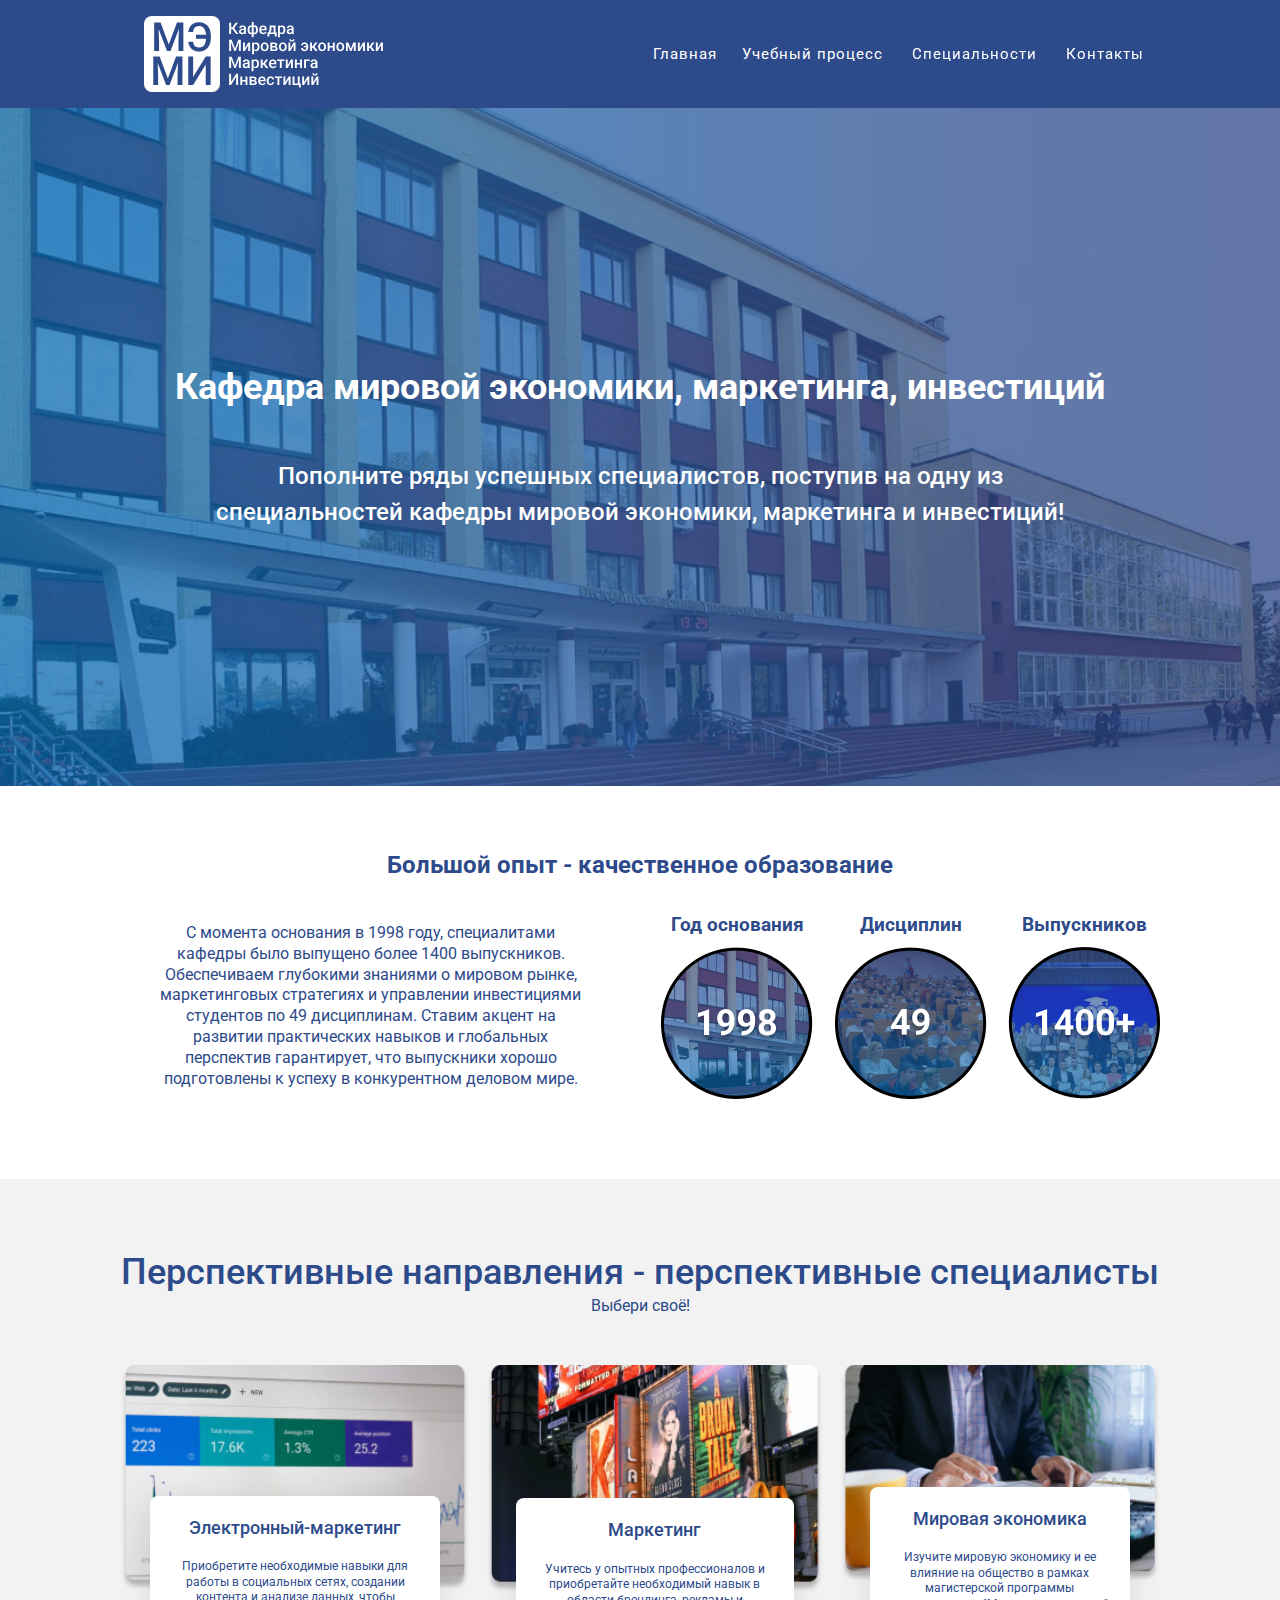
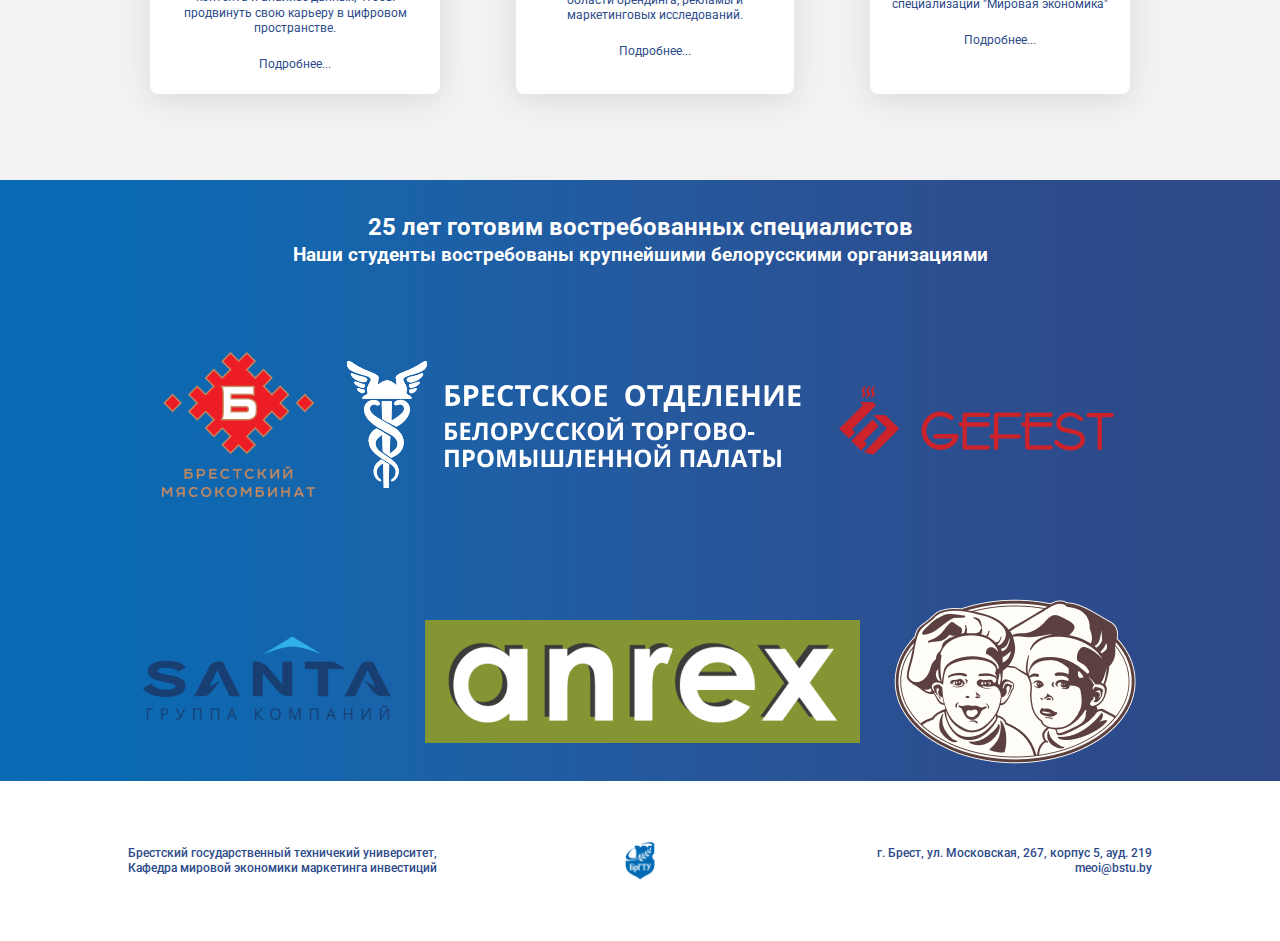
<file: index.html>
<!DOCTYPE html>
<html lang="en">

<head>
    <meta charset="UTF-8">
    <meta name="viewport" content="width=device-width, initial-scale=1.0">
    <meta http-equiv="X-UA-Compatible" content="ie=edge">
    <!-- Google tag (gtag.js) -->
    <script async src="https://www.googletagmanager.com/gtag/js?id=G-3HZJSCQR5P"></script>
    <script>
        window.dataLayer = window.dataLayer || [];
        function gtag(){dataLayer.push(arguments);}
        gtag('js', new Date());

        gtag('config', 'G-3HZJSCQR5P');
    </script>
    <link rel="stylesheet" href="css/style.css">
    <link rel="icon" href="img/icon.svg">
    <title>Кафедра мировой экономики, маркетинга, инвестиций | БрГТУ</title>
</head>

<body>
    <header>
        <div class="container">
            <input type="checkbox" name="" id="check">
            
            <div class="logo-container">
                <!--<h3 class="logo">Brand<span>Name</span></h3>-->
                <a href="#">
                    <img src="img/logo.svg" alt="Кафедра МЭМИ БрГТУ">
                </a>
            </div>

            <div class="nav-btn">
                <div class="nav-links">
                    <ul>
                        <li class="nav-link" style="--i: .6s">
                            <a href="#">Главная</a>
                        </li>
                        <li class="nav-link" style="--i: .85s">
                            <a href="#">Учебный процесс<i class="fas fa-caret-down"></i></a>
                            <div class="dropdown">
                                <ul>
                                    <li class="dropdown-link">
                                        <a href="schedule.html">Расписание преподавателей</a>
                                    </li>
                                    <li class="dropdown-link">
                                        <a href="https://rep.bstu.by/handle/data/155">Методические пособия</a>
                                    </li>
                                    <li class="dropdown-link">
                                        <a href="sci_act.html">Студенческое научное общество<!--<i class="fas fa-caret-down"></i>--></a>
                                    </li>
                                    <div class="arrow"></div>
                                </ul>
                            </div>
                        </li>
                        <li class="nav-link" style="--i: 1.1s">
                            <a href="#">Специальности<i class="fas fa-caret-down"></i></a>
                            <div class="dropdown">
                                <ul>
                                    <li class="dropdown-link">
                                        <a href="marketing.html">Маркетинг</a>
                                    </li>
                                    <li class="dropdown-link">
                                        <a href="e-marketing.html">Электронный маркетинг</a>
                                    </li>
                                    <li class="dropdown-link">
                                        <a href="#">Мировая экономика<!--<i class="fas fa-caret-down"></i>--></a>
                                    </li>
                                    <div class="arrow"></div>
                                </ul>
                            </div>
                        </li>
                        <li class="nav-link" style="--i: 1.1s">
                            <a href="#">Контакты<i class="fas fa-caret-down"></i></a>
                            <div class="dropdown">
                                <ul>
                                    <li class="dropdown-link contact">
                                        <a class="contact">
                                            Адрес: г. Брест,<br> ул. Московская, 267 корпус 5, ауд. 219<br>
                                            E-mail: meoi@bstu.by<br>
                                            Телефон: +375296271168
                                        </a>
                                    </li>
                                    <div class="arrow"></div>
                                </ul>
                            </div>
                        </li>
                    </ul>
                </div>
            </div>

            <div class="hamburger-menu-container">
                <div class="hamburger-menu">
                    <div></div>
                </div>
            </div>
        </div>
    </header>
    <main>
            <!-- Тут размещать контент страницы  -->
        <section class="header-wrap">
            <div class="header-wrap-color">
                <div class="wrap container">
                    <div class="header-content ">
                        <h1>Кафедра мировой экономики, маркетинга, инвестиций</h1>
                        <h2>Пополните ряды успешных специалистов, поступив на одну из специальностей
                            кафедры мировой экономики, маркетинга и инвестиций!</h2>
                    </div>
                </div>
            </div>
        </section>
        <section class="facts-wrap container">
            <div class="facts-block container">
                <h2>Большой опыт - качественное образование</h2>
                <div class="fact-container">
                    <p>С момента основания в 1998 году, специалитами кафедры было выпущено более 1400 выпускников.
                        Обеспечиваем глубокими знаниями о мировом рынке, маркетинговых стратегиях
                        и управлении инвестициями студентов по 49 дисциплинам. Ставим акцент на развитии
                        практических навыков и глобальных перспектив гарантирует, что выпускники хорошо
                        подготовлены к успеху в конкурентном деловом мире.</p>
                    <div class="facts-img">
                        <div class="fact">
                            <h3>Год основания</h3>
                            <img src="img/fact-1.png">
                        </div>
                        <div class="fact">
                            <h3>Дисциплин</h3>
                            <img src="img/fact-2.png">
                        </div>
                        <div class="fact">
                            <h3>Выпускников</h3>
                            <img src="img/fact-3.png">
                        </div>
                    </div>
                </div>
            </div>
        </section>
        <section class="specs-wrap">
            <h2>Перспективные направления - перспективные специалисты</h2>
            <h3>Выбери своё!</h3>
            <div class="specs-block container">
                <article class="specs-item">
                    <img src="img/digital-marketing.png" alt="Электронный маркетинг">
                    <div class="specs-item-text">
                        <h4>Электронный-маркетинг</h4>
                        <p>Приобретите необходимые навыки для работы в социальных сетях,
                            создании контента и анализе данных,
                            чтобы продвинуть свою карьеру в цифровом пространстве.</p>
                        <p><a href="e-marketing.html">Подробнее...</a></p>
                    </div>
                </article>

                <article class="specs-item">
                    <img src="img/marketing.png" alt="Маркетинг">
                    <div class="specs-item-text">
                        <h4>Маркетинг</h4>
                        <p>Учитесь у опытных профессионалов и приобретайте необходимый навык
                            в области брендинга, рекламы и маркетинговых исследований.</p>
                        <p><a href="marketing.html">Подробнее...</a></p>
                    </div>
                </article>

                <article class="specs-item">
                    <img src="img/WE.png" alt="Мировая экономика">
                    <div class="specs-item-text">
                        <h4>Мировая экономика</h4>
                        <p>Изучите мировую экономику и ее влияние на общество в рамках магистерской программы
                            специализации "Мировая экономика" </p>
                        <p><a href="#">Подробнее...</a></p>
                    </div>
                </article>
            </div>
        </section>
        <section class="employers-wrap">
            <h2>25 лет готовим востребованных специалистов</h2>
            <h3>Наши студенты востребованы крупнейшими белорусскими организациями</h3>
            <div class="employers-logos-wrap">
                <img src="img/Brest%20Meat.png" alt="">
                <!-- <img src="img/PinskDrev.png" alt=""> -->
                <!--  <img src="img/BelAlko.png" alt=""> -->
                <img src="img/beltpp.svg" alt="">
                <img src="img/Gefest.png" alt="">
                <img src="img/Santa.png" alt="">
                <img src="img/Anrex.png" alt="">
                <img src="img/BB.png" alt="">
            </div>
        </section>
    </main>
    <footer class="footer-wrap">
        <div class="footer  container">
            <p class="naming">
                Брестский гоcударственный техничекий университет,<br>
                Кафедра мировой экономики маркетинга инвестиций
            </p>
            <a href="https://www.bstu.by"><img src="img/BrSTU-Logo.png" alt=""></a>
            <p class="adress">
                г. Брест, ул. Московская, 267, корпус 5, ауд. 219<br>
                meoi@bstu.by
            </p>
        </div>
    </footer>
</body>
</html>
</file>
<file: css/style.css>
@import url('https://fonts.googleapis.com/css2?family=Roboto:ital,wght@0,300;0,400;0,500;0,700;0,900;1,400;1,500&display=swap');

*{
    padding: 0;
    margin: 0;
    box-sizing: border-box;
}



/*
Начало
*/

div{
    display: flex;
}

body{
    font-family: 'Roboto', sans-serif;
    overflow: scroll;
}

ul{
    list-style: none;
}

a{
    text-decoration: none;
}

header{
    position: sticky;
    top: 0px;
    background-color: #2D4A8A;
    width: 100%;
    z-index: 1000;
}





/*Начало вставки стилей страницы по умолчани.*/

/* Убираем внутренние отступы */
ul[class],
ol[class] {
    padding: 0;
}

/* Убираем внешние отступы */
body,
h1,
h2,
h3,
h4,
p,
ul[class],
ol[class],
li,
figure,
figcaption,
blockquote,
dl,
dd {
    margin: 0;
    padding: 0;
}

/* Выставляем основные настройки по-умолчанию для body */
body {
    font-family: Roboto, sans-serif;
    min-height: 100vh;
    scroll-behavior: smooth;
    text-rendering: optimizeSpeed;
    line-height: 1.3;
}

/* Удаляем стандартную стилизацию для всех ul и il, у которых есть атрибут class*/
ul[class],
ol[class] {
    list-style: none;
}

/* Упрощаем работу с изображениями */
img {
    max-width: 100%;
    display: block;
}

/* Наследуем шрифты для инпутов и кнопок */
input,
button,
textarea,
select {
    font: inherit;
}

a{
    color: #2D4A8A;
    text-decoration: none;
}


/*Конец вставки стилей страницы по умолчанию 2*/

.container{
    max-width: 65rem;
    padding:   1rem 0;
    margin: 0 auto;
    display: flex;
    position: relative;
}

.logo-container{
    padding-left: 1.5rem;
    flex: 1;
    display: flex;
    align-items: center;
}

.nav-btn{
    flex: 3;
    display: flex;
}

.nav-links{
    flex: 2;
    align-items: center;
    justify-content: right;
}

.nav-links > ul{
    display: flex;
    justify-content: center;
    align-items: center;
}

.nav-link{
    position: relative;
}

.nav-link > a{
    line-height: 3rem;
    color: #fff;
    padding: 0 .8rem;
    letter-spacing: 1px;
    font-size: .95rem;
    display: flex;
    align-items: center;
    justify-content: space-between;
    transition: .5s;
}

.nav-link > a > i{
    margin-left: .2rem;
}

.nav-link:hover > a{
    transform: scale(1.1);
}

.dropdown{
    position: absolute;
    top: 100%;
    left: 0;
    width: 10rem;
    transform: translateY(10px);
    opacity: 0;
    pointer-events: none;
    transition: .5s;
}

.dropdown ul{
    position: relative;
}

.dropdown-link > a{
    display: flex;
    background-color: #fff;/* тут поменять цвет фона выпадающего меню в случае если будет хуёво видно над контентом*/
    color: #3366CC;
    padding: .5rem 1rem;
    font-size: .9rem;
    align-items: center;
    justify-content: space-between;
    transition: .3s;
}

.dropdown-link:hover > a{
    background-color: #3366CC;/* цвет выпадающего мобильного меню при навлении*/
    color: #fff;
}

.dropdown-link:not(:nth-last-child(2)){
    border-bottom: 1px solid #efefef;
}

.dropdown-link i{
    transform: rotate(-90deg);
}

.arrow{
    position: absolute;
    width: 11px;
    height: 11px;
    top: -5.5px;
    left: 32px;
    background-color: #fff;
    transform: rotate(45deg);
    cursor: pointer;
    transition: .3s;
    z-index: -1;
}

.dropdown-link:first-child:hover ~ .arrow{
    background-color: #3498db;
}

.dropdown-link{
    position: relative;
}

.dropdown.second{
    top: 0;
    left: 100%;
    padding-left: .8rem;
    cursor: pointer;
    transform: translateX(10px);
}

.dropdown.second .arrow{
    top: 10px;
    left: -5.5px;
}

.nav-link:hover > .dropdown,
.dropdown-link:hover > .dropdown{
    transform: translate(0, 0);
    opacity: 1;
    pointer-events: auto;
}

.hamburger-menu-container{
    flex: 1;
    display: none;
    align-items: center;
    justify-content: flex-end;
}

.hamburger-menu{
    position: absolute;
    width: 2.5rem;
    height: 2.5rem;
    display: flex;
    align-items: center;
    justify-content: flex-end;
    right: 1.8rem;
}

.hamburger-menu div{
    width: 1.6rem;
    height: 3px;
    border-radius: 3px;
    background-color: #fff;
    position: relative;
    z-index: 1001;
    transition: .5s;
}

.hamburger-menu div:before,
.hamburger-menu div:after{
    content: '';
    position: absolute;
    width: inherit;
    height: inherit;
    background-color: #fff;
    border-radius: 3px;
    transition: .5s;
}

.hamburger-menu div:before{
    transform: translateY(-7px);
}

.hamburger-menu div:after{
    transform: translateY(7px);
}

#check{
    position: absolute;
    top: 50%;
    right: 1.5rem;
    transform: translateY(-50%);
    width: 2.5rem;
    height: 2.5rem;
    z-index: 90000;
    cursor: pointer;
    opacity: 0;
    display: none;
}

#check:checked ~ .hamburger-menu-container .hamburger-menu div{
    background-color: transparent;
}

#check:checked ~ .hamburger-menu-container .hamburger-menu div:before{
    transform: translateY(0) rotate(-45deg);
}

#check:checked ~ .hamburger-menu-container .hamburger-menu div:after{
    transform: translateY(0) rotate(45deg);
}

@keyframes animation{
    from{
        opacity: 0;
        transform: translateY(15px);
    }
    to{
        opacity: 1;
        transform: translateY(0px);
    }
}

/*section 1 start*/

.header-wrap{
    background: url("../img/Header-BG.png") top center no-repeat; /* берём по урл фон, позиционируем сверху в центре и чтобы не повторялся */
    background-size: cover; /* растягиваем на весь размер блока*/
}


.header-wrap-color{
    background: linear-gradient(90deg, rgba(7, 106, 179, 0.75) 0%, rgba(10, 105, 178, 0.75) 9.09%, rgba(16, 103, 175, 0.75) 18.18%, rgba(23, 100, 171, 0.75) 27.27%, rgba(29, 96, 166, 0.75) 36.36%, rgba(34, 91, 161, 0.75) 45.45%, rgba(38, 87, 155, 0.75) 54.55%, rgba(41, 83, 150, 0.75) 63.64%, rgba(43, 79, 145, 0.75) 72.73%, rgba(44, 76, 141, 0.75) 81.82%, rgba(45, 74, 138, 0.75) 90.91%, rgba(45, 73, 137, 0.75) 100%);
    /* сделали линейный градиент, берется сразу код из фигмы */
    padding: 15rem 0; /* внутренний отступ контента от края элемента */
}

.header-content{
    flex-direction: column;
    text-align: center;
    color: white;
}

.header-content h1{
    font-weight: 700;
    text-transform: initial;
    font-size: 2.25rem;
    margin-bottom: 47px;
}

.header-content h2{
    font-weight: 500;
    font-size: 1.5rem;
    /* margin-bottom: 60px;*/
    line-height: 1.5;
    padding: 0 4rem;
}

/*section end*/

/* fact section 2 start */
.facts-block{
    flex-direction: column;
}


.facts-block h2{
    text-align: center;
    color: #2D4A8A;
    margin: 2rem 0;
}

.content-wrapper {
    display: flex;
    flex-direction: row;
    justify-content: space-between;
    align-items: center;
}

.fact-container {
    color: #2D4A8A;
    display: flex;
    margin-bottom: 3rem;
    flex-direction: row;
}

.fact-container p{
    font-size: 1rem;
    color: #2D4A8A;
    display: flex;
    align-items: center;
    padding: 0 2rem;
    /*margin-bottom: 3rem;*/
}

.fact-container > * {
    width: 50%;
}

.facts-img {
    display: flex;
    justify-content: space-between;
    align-items: center;
    margin-left: 2.5rem;
}

.fact-container {
    display: flex;
    align-items: center;
    text-align: center;
}

.fact-container h3 {
    margin-bottom: 10px;
}

.fact{
    display: flex;
    flex-direction: column;
}

/* section 2 end*/

/* section 3 start*/

.specs-wrap{
    color: #2D4A8A;
    background: #F2F2F2;
    padding: 70px 0;
}

.specs-wrap h2{
    text-align: center;
    font-weight: 500;
    font-size: 2.25rem;
}

.specs-wrap h3{
    text-align: center;
    font-weight: normal;
    font-size: 1rem;
    margin-bottom: 2rem;
}

.specs-block{
    display: flex;
    justify-content: space-between;
    gap: 1rem;
}

.specs-item{
    max-width: 350px;
    text-align: center;
    display: flex;
    flex-direction: column;
}

.specs-item-text{
    background: white;
    box-shadow: 0px 5px 30px rgba(0,0,0,0.1);
    border-radius: 8px;
    padding: 20px 20px 1px 20px;
    margin: -95px 30px 0 30px; /* смещение блока с текстом на картинку 1м отрицательным аргументом */
    z-index: 1; /*приоритет слоя*/
    position: relative;/* позиционирование чтобы работал приоритет слоя*/
    flex-grow: 1;/*уравнивание блоков с текстом в одну высоту*/
    flex-direction: column;
}

.specs-item-text h4{
    font-weight: 500;
    margin-bottom: 20px;
    font-size: 1.125rem;
}

.specs-item-text p{
    margin-bottom: 20px;
    font-weight: 400;
    font-size: 12px;
}

/* section 3 end*/

/* section 4 start*/
.employers-wrap{
    background: linear-gradient(90deg, #076AB3 0%, #0A69B2 9.09%, #1067AF 18.18%, #1764AB 27.27%, #1D60A6 36.36%, #225BA1 45.45%, #26579B 54.55%, #295396 63.64%, #2B4F91 72.73%, #2C4C8D 81.82%, #2D4A8A 90.91%, #2D4989 100%);
    color: white;
    text-align: center;
}

.employers-wrap h2{
    padding-top: 2rem;
}

.employers-logos-wrap {
    display: flex;
    flex-wrap: wrap;
    justify-content: center;
    max-width: 1110px;
    margin: 0 auto;
}

.employers-logos-wrap img {
    max-width: 100%;
    height: auto;
    margin: 1rem;
    object-fit: contain;
}
/*section 4 end*/

/*footer start*/

.footer-wrap{
    min-height: 10rem;
}

.footer {
    color: #2D4A8A;
    font-weight: 500;
    font-size: 0.75rem;
    display: flex;
    align-items: center;
    min-height: 10rem;
    max-height: 300px;
    padding: 0 0.5rem;
}

.naming {
    flex-basis: 100%;
    margin: 0 auto;
    text-align: left;
}

.adress {
    flex-basis: 100%;
    text-align: right;
}

/*.contact{
    display: flex;
}
/*footer end*/

@media (max-width: 920px){

    div{
        display: block;
    }
    .container{
        max-width: 65rem;
        /*padding:   1rem 2rem;*/
        margin: 0 auto;
        display: flex;
        position: relative;
    }

    .hamburger-menu-container{
        display: flex;
    }

    #check{
        display: block;
    }

    .nav-btn{
        position: fixed;
        height: calc(100vh - 3rem);
        top: 5.5rem; /*этот параметр подогнать, когда в навбаре появится лого мэми*/
        left: 0;
        width: 100%;
        background-color: #3366CC;
        flex-direction: column;
        align-items: center;
        justify-content: space-between;
        overflow-x: hidden;
        overflow-y: auto;
        transform: translateX(100%);
        transition: .65s;
    }

    #check:checked ~ .nav-btn{
        transform: translateX(0);
    }

    #check:checked ~ .nav-btn .nav-link,
    #check:checked ~ .nav-btn /*.log-sign*/{
        animation: animation .5s ease forwards var(--i);
    }

    .nav-links{
        flex: initial;
        width: 100%;
    }

    .nav-links > ul{
        flex-direction: column;
    }

    .nav-link{
        width: 100%;
        opacity: 0;
        transform: translateY(15px);
    }

    .nav-link > a{
        line-height: 1;
        padding: 1.6rem 2rem;
    }

    .nav-link:hover > a{
        transform: scale(1);
        background-color: #2D4A8A;
    }

    .dropdown/*, .dropdown.second*/{
        position: initial;
        top: initial;
        left: initial;
        transform: initial;
        opacity: 1;
        pointer-events: auto;
        width: 100%;
        padding: 0;
        background-color: #6699FF;
        display: none;
    }
    
    .nav-link:hover > .dropdown,
    .dropdown-link:hover > .dropdown{
        display: block;
    }

    .nav-link:hover > a > i,
    .dropdown-link:hover > a > i{
        transform: rotate(360deg);
    }

    .dropdown-link > a{
        background-color: transparent;
        color: #ffffff;
        padding: 1.2rem 2rem;
        line-height: 1;
    }

    .dropdown.second .dropdown-link > a{
        padding: 1.2rem 2rem 1.2rem 3rem;
    }

    .dropdown.second .dropdown.second .dropdown-link > a{
        padding: 1.2rem 2rem 1.2rem 4rem;
    }

    .dropdown-link:not(:nth-last-child(2)){
        border-bottom: none;
    }

    .arrow{
        z-index: 1;
        background-color: #69bde7;
        left: 10%;
        transform: scale(1.1) rotate(45deg);
        transition: .5s;
    }

    .nav-link:hover .arrow{
        background-color: #336699;
    }

    .dropdown .dropdown .arrow{
        display: none;
    }

    .dropdown-link:hover > a{
        background-color: #6699CC; /*цвет при наведении на выпавшее меню в мобильной версии*/
    }

    .dropdown-link:first-child:hover ~ .arrow{
        background-color: #336699;
    }

    .nav-link > a > i{
        font-size: 1.1rem;
        transform: rotate(-90deg);
        transition: .7s;
    }

    .dropdown i{
        font-size: 1rem;
        transition: .7s;
    }

/**/
    .header-wrap-color{
        padding: 2rem 0.1rem;
    }

    .header-content h1{
        font-size: 2rem;
    }

    .header-content h2{
        padding: 0 1rem;
    }
/**/


/* fact styles start*/
    .fact-container{
        flex-direction: column;
    }

    .fact-container > * {
        width: 100%;
    }

    .fact-container p{
        padding: 0 1rem;
        margin-bottom: 1rem;
    }

    .facts-img {
        display: flex;
        justify-content: space-between;
        align-items: center;
       margin: 0;
        padding: 0 0.05rem;
    }

    /*fact styles end*/

    /*section 3 start*/
   .specs-block{
        display: flex;
        flex-direction: column;
        justify-content: center;
        gap: 1rem;
    }

    .specs-item{
        justify-content: center;
        align-self: center;
    }

    /*section 3 end*/
}
</file>
